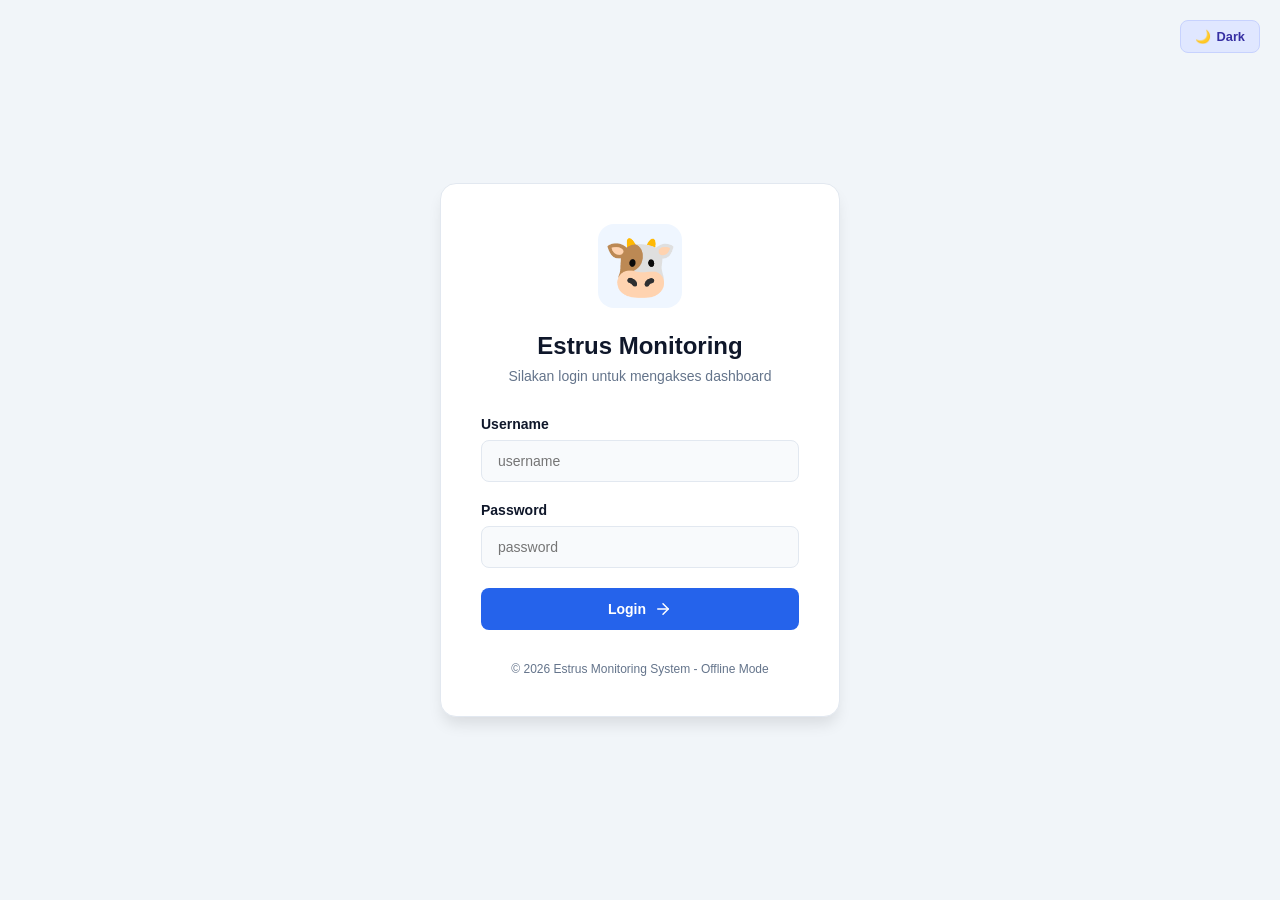
<file: www/login.html>
<!doctype html>
<html lang="id">
  <head>
    <meta charset="UTF-8" />
    <meta name="viewport" content="width=device-width, initial-scale=1.0" />
    <title>Login - Estrus Monitoring</title>
    <style>
      :root {
        --primary: #2563eb;
        --primary-hover: #1d4ed8;
        --bg: #f1f5f9;
        --card-bg: #ffffff;
        --text-main: #0f172a;
        --text-muted: #64748b;
        --border: #e2e8f0;
        --danger: #ef4444;
      }

      :root.dark-mode {
        --primary: #3b82f6;
        --primary-hover: #2563eb;
        --bg: #0f172a;
        --card-bg: #1e293b;
        --text-main: #f1f5f9;
        --text-muted: #94a3b8;
        --border: #334155;
        --danger: #ef4444;
      }

      * {
        margin: 0;
        padding: 0;
        box-sizing: border-box;
        font-family:
          -apple-system, BlinkMacSystemFont, "Segoe UI", Roboto, Helvetica,
          Arial, sans-serif;
      }

      body {
        background-color: var(--bg);
        height: 100vh;
        display: flex;
        align-items: center;
        justify-content: center;
        padding: 1.5rem;
      }

      .login-card {
        background: var(--card-bg);
        width: 100%;
        max-width: 400px;
        padding: 2.5rem;
        border-radius: 1rem;
        border: 1px solid var(--border);
        box-shadow: 0 10px 15px -3px rgba(0, 0, 0, 0.1);
        text-align: center;
      }

      .logo-container {
        width: 84px;
        height: 84px;
        background: #eff6ff;
        color: var(--primary);
        border-radius: 1rem;
        display: flex;
        align-items: center;
        justify-content: center;
        margin: 0 auto 1.5rem;
        font-size: 60px;
      }

      :root.dark-mode .logo-container {
        background: #1e3a8a;
      }

      h1 {
        font-size: 1.5rem;
        font-weight: 700;
        color: var(--text-main);
        margin-bottom: 0.5rem;
      }

      p.subtitle {
        font-size: 0.875rem;
        color: var(--text-muted);
        margin-bottom: 2rem;
      }

      .form-group {
        text-align: left;
        margin-bottom: 1.25rem;
      }

      label {
        display: block;
        font-size: 0.875rem;
        font-weight: 600;
        color: var(--text-main);
        margin-bottom: 0.5rem;
      }

      .input-wrapper {
        position: relative;
      }

      input {
        width: 100%;
        padding: 0.75rem 1rem;
        background: #f8fafc;
        border: 1px solid var(--border);
        border-radius: 0.5rem;
        font-size: 0.875rem;
        outline: none;
        transition: all 0.2s;
        color: var(--text-main);
      }

      :root.dark-mode input {
        background: #0f172a;
        color: var(--text-main);
      }

      input:focus {
        border-color: var(--primary);
        box-shadow: 0 0 0 3px rgba(37, 99, 235, 0.1);
      }

      .btn-login {
        width: 100%;
        padding: 0.75rem;
        background: var(--primary);
        color: white;
        border: none;
        border-radius: 0.5rem;
        font-size: 0.875rem;
        font-weight: 600;
        cursor: pointer;
        transition: background 0.2s;
        margin-top: 1rem;
        display: flex;
        align-items: center;
        justify-content: center;
        gap: 0.5rem;
      }

      .btn-login:hover {
        background: var(--primary-hover);
      }

      .error-message {
        background: #fef2f2;
        color: var(--danger);
        padding: 0.75rem;
        border-radius: 0.5rem;
        font-size: 0.75rem;
        margin-bottom: 1.25rem;
        border: 1px solid #fecaca;
        display: none;
      }

      :root.dark-mode .error-message {
        background: #7f1d1d;
        border: 1px solid #991b1b;
        color: #fca5a5;
      }

      .footer-text {
        margin-top: 2rem;
        font-size: 0.75rem;
        color: var(--text-muted);
      }

      .btn-theme {
        display: inline-flex;
        align-items: center;
        gap: 6px;
        background: #e0e7ff;
        color: #3730a3;
        border: 1px solid #c7d2fe;
        padding: 8px 14px;
        border-radius: 8px;
        font-size: 0.8rem;
        font-weight: 600;
        cursor: pointer;
        transition: all 0.2s;
        text-decoration: none;
        position: absolute;
        top: 20px;
        right: 20px;
      }

      .btn-theme:hover {
        background: #c7d2fe;
        box-shadow: 0 2px 4px rgba(55, 48, 163, 0.1);
      }

      :root.dark-mode .btn-theme {
        background: #312e81;
        color: #a5b4fc;
        border: 1px solid #4f46e5;
      }

      :root.dark-mode .btn-theme:hover {
        background: #4f46e5;
        box-shadow: 0 2px 4px rgba(165, 180, 252, 0.1);
      }

      body {
        position: relative;
      }
    </style>
  </head>
  <body>
    <button class="btn-theme" id="themeToggle" onclick="toggleTheme()">
      <span id="themeIcon">🌙</span>
      <span id="themeText">Dark</span>
    </button>

    <div class="login-card">
      <div class="logo-container">
        <!-- SVG Cow/Livestock Icon -->
        🐮
      </div>

      <h1>Estrus Monitoring</h1>
      <p class="subtitle">Silakan login untuk mengakses dashboard</p>

      <div id="error-box" class="error-message">
        Username atau password salah!
      </div>

      <form id="login-form" onsubmit="handleLogin(event)">
        <div class="form-group">
          <label for="username">Username</label>
          <input type="text" id="username" placeholder="username" required />
        </div>

        <div class="form-group">
          <label for="password">Password</label>
          <input
            type="password"
            id="password"
            placeholder="password"
            required
          />
        </div>

        <button type="submit" class="btn-login" id="submit-btn">
          <span>Login</span>
          <svg
            width="18"
            height="18"
            viewBox="0 0 24 24"
            fill="none"
            stroke="currentColor"
            stroke-width="2"
            stroke-linecap="round"
            stroke-linejoin="round"
          >
            <line x1="5" y1="12" x2="19" y2="12"></line>
            <polyline points="12 5 19 12 12 19"></polyline>
          </svg>
        </button>
      </form>

      <p class="footer-text">© 2026 Estrus Monitoring System - Offline Mode</p>
    </div>

    <script>
      // Theme Toggle Functionality
      function toggleTheme() {
        const html = document.documentElement;
        const themeIcon = document.getElementById("themeIcon");
        const themeText = document.getElementById("themeText");

        if (html.classList.contains("dark-mode")) {
          html.classList.remove("dark-mode");
          localStorage.setItem("theme", "light");
          themeIcon.textContent = "🌙";
          themeText.textContent = "Dark";
        } else {
          html.classList.add("dark-mode");
          localStorage.setItem("theme", "dark");
          themeIcon.textContent = "☀️";
          themeText.textContent = "Light";
        }
      }

      // Initialize theme on page load
      function initializeTheme() {
        const savedTheme = localStorage.getItem("theme") || "light";
        const html = document.documentElement;
        const themeIcon = document.getElementById("themeIcon");
        const themeText = document.getElementById("themeText");

        if (savedTheme === "dark") {
          html.classList.add("dark-mode");
          themeIcon.textContent = "☀️";
          themeText.textContent = "Light";
        } else {
          html.classList.remove("dark-mode");
          themeIcon.textContent = "🌙";
          themeText.textContent = "Dark";
        }
      }

      // Initialize theme immediately and when DOM is ready
      initializeTheme();
      document.addEventListener("DOMContentLoaded", initializeTheme);

      async function handleLogin(event) {
        event.preventDefault();

        const user = document.getElementById("username").value;
        const pass = document.getElementById("password").value;
        const errorBox = document.getElementById("error-box");
        const submitBtn = document.getElementById("submit-btn");

        try {
          const res = await fetch(`/api/login?user=${user}&pass=${pass}`, {
            method: "GET",
            credentials: "include",
          });

          // Loading
          submitBtn.disabled = true;
          submitBtn.innerHTML = "<span>Memproses...</span>";

          const data = await res.json();

          console.log("LOGIN RESPONSE:", data); // 🔥 DEBUG

          if (data.success) {
            console.log("redirecting...");
            window.location.href = "/index.html";
          } else {
            errorBox.style.display = "block";
            submitBtn.disabled = false;
            submitBtn.innerHTML =
              '<span>Login</span> <svg width="18" height="18" viewBox="0 0 24 24" fill="none" stroke="currentColor" stroke-width="2" stroke-linecap="round" stroke-linejoin="round"><line x1="5" y1="12" x2="19" y2="12"></line><polyline points="12 5 19 12 12 19"></polyline></svg>';
            document.getElementById("error-box").innerText =
              "Invalid credentials";
          }
        } catch (err) {
          console.error(err);
          errorBox.style.display = "block";
          submitBtn.disabled = false;
          submitBtn.innerHTML =
            '<span>Login</span> <svg width="18" height="18" viewBox="0 0 24 24" fill="none" stroke="currentColor" stroke-width="2" stroke-linecap="round" stroke-linejoin="round"><line x1="5" y1="12" x2="19" y2="12"></line><polyline points="12 5 19 12 12 19"></polyline></svg>';
          document.getElementById("error-box").innerText = "Server error";
        }
      }
    </script>
  </body>
</html>
</file>
